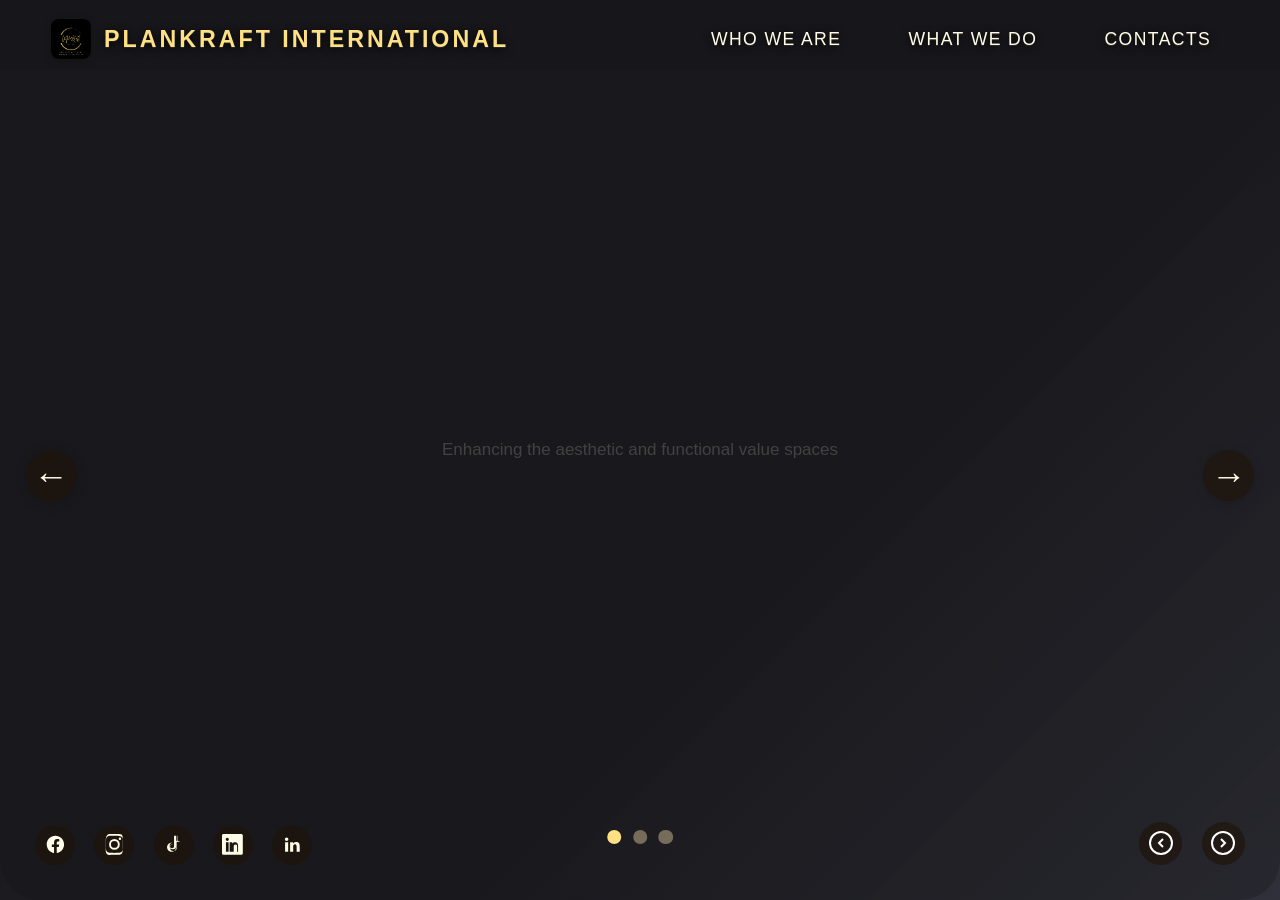
<file: index.html>
<!DOCTYPE html>
<html lang="en">
<head>
    <meta charset="UTF-8">
    <meta name="viewport" content="width=device-width, initial-scale=1.0">
    <title>PLANKRAFT INTERNATIONAL</title>
    <link rel="stylesheet" href="style.css">
    <link rel="icon" type="image/jpeg" href="logo.jpeg">
</head>
<body>
    <div class="hero-bg" id="hero-bg">
        <div class="overlay"></div>
        <!-- Top Navigation Bar: Badge, Name, Nav Links -->
        <header class="navbar">
            <div class="navbar-left">
                <img src="logo.jpeg" alt="PLANKRAFT Logo" class="navbar-badge">
                <span class="navbar-name">PLANKRAFT INTERNATIONAL</span>
            </div>
            <nav class="navbar-nav">
                <a href="who-we-are.html">WHO WE ARE</a>
                <a href="what-we-do.html">WHAT WE DO</a>
                <a href="contact.html">CONTACTS</a>
            </nav>
        </header>
        <!-- Main Headline -->
        <div class="main-headline">
            Enhancing the aesthetic and functional value spaces
        </div>
        <!-- Slider/Carousel Controls -->
        <div class="slider-controls">
            <button class="arrow left" aria-label="Previous slide">&#8592;</button>
            <button class="arrow right" aria-label="Next slide">&#8594;</button>
        </div>
        <!-- Slider Dots -->
        <div class="slider-dots">
            <span class="dot active"></span>
            <span class="dot"></span>
            <span class="dot"></span>
        </div>
        <!-- Social Media Icons (Bottom Left) -->
        <div class="social-icons">
            <a href="#" aria-label="Facebook" class="social facebook" target="_blank" rel="noopener"><svg viewBox="0 0 24 24"><path d="M22 12c0-5.522-4.477-10-10-10S2 6.478 2 12c0 4.991 3.657 9.128 8.438 9.877v-6.987h-2.54v-2.89h2.54V9.797c0-2.506 1.492-3.89 3.777-3.89 1.094 0 2.238.195 2.238.195v2.46h-1.26c-1.242 0-1.632.771-1.632 1.562v1.875h2.773l-.443 2.89h-2.33v6.987C18.343 21.128 22 16.991 22 12z"/></svg></a>
            <a href="https://www.instagram.com/your-instagram-username" aria-label="Instagram" class="social instagram" target="_blank" rel="noopener"><svg viewBox="0 0 24 24"><path d="M12 2.163c3.204 0 3.584.012 4.85.07 1.366.062 2.633.334 3.608 1.308.974.974 1.246 2.241 1.308 3.608.058 1.266.07 1.646.07 4.85s-.012 3.584-.07 4.85c-.062 1.366-.334 2.633-1.308 3.608-.974.974-2.241 1.246-3.608 1.308-1.266.058-1.646.07-4.85.07s-3.584-.012-4.85-.07c-1.366-.062-2.633-.334-3.608-1.308-.974-.974-1.246-2.241-1.308-3.608C2.175 15.647 2.163 15.267 2.163 12s.012-3.584.07-4.85c.062-1.366.334-2.633 1.308-3.608C4.515 2.497 5.782 2.225 7.148 2.163 8.414 2.105 8.794 2.163 12 2.163zm0-2.163C8.741 0 8.332.013 7.052.072 5.771.131 4.635.363 3.678 1.32c-.957.957-1.189 2.093-1.248 3.374C2.013 5.668 2 6.077 2 12c0 5.923.013 6.332.072 7.613.059 1.281.291 2.417 1.248 3.374.957.957 2.093 1.189 3.374 1.248C8.332 23.987 8.741 24 12 24s3.668-.013 4.948-.072c1.281-.059 2.417-.291 3.374-1.248.957-.957 1.189-2.093 1.248-3.374.059-1.281.072-1.69.072-7.613 0-5.923-.013-6.332-.072-7.613-.059-1.281-.291-2.417-1.248-3.374C19.365.363 18.229.131 16.948.072 15.668.013 15.259 0 12 0zm0 5.838a6.162 6.162 0 1 0 0 12.324 6.162 6.162 0 0 0 0-12.324zm0 10.162a3.999 3.999 0 1 1 0-7.998 3.999 3.999 0 0 1 0 7.998zm6.406-11.845a1.44 1.44 0 1 0 0 2.88 1.44 1.44 0 0 0 0-2.88z"/></svg></a>
            <a href="https://www.tiktok.com/@your-tiktok-username" aria-label="TikTok" class="social tiktok" target="_blank" rel="noopener"><svg viewBox="0 0 24 24"><path d="M12.75 2v12.25a2.25 2.25 0 1 1-2.25-2.25h1.5a3.75 3.75 0 1 0 3.75 3.75V7.5c.69.44 1.51.7 2.39.7V9c-1.13 0-2.17-.37-3-1v7.25a5.25 5.25 0 1 1-5.25-5.25h1.5a3.75 3.75 0 1 0 3.75 3.75V2h1.5v5.5c.69.44 1.51.7 2.39.7V9c-1.13 0-2.17-.37-3-1V2h-1.5z"/></svg></a>
            <a href="https://x.com/PlanKraft_Intl" aria-label="X" class="social x" target="_blank" rel="noopener"><svg viewBox="0 0 24 24"><path d="M22.162 0H1.838C.822 0 0 .822 0 1.838v20.324C0 23.178.822 24 1.838 24h20.324C23.178 24 24 23.178 24 22.162V1.838C24 .822 23.178 0 22.162 0zM7.66 20.454H4.545V9.545H7.66v10.909zm-1.557-12.454a1.818 1.818 0 1 1 0-3.636 1.818 1.818 0 0 1 0 3.636zm14.454 12.454h-3.114v-5.454c0-1.3-.025-2.97-1.818-2.97-1.818 0-2.096 1.422-2.096 2.892v5.532H8.818V9.545h2.993v1.489h.042c.417-.789 1.437-1.62 2.958-1.62 3.167 0 3.75 2.085 3.75 4.797v6.243z"/></svg></a>
            <a href="#" aria-label="LinkedIn" class="social linkedin" target="_blank" rel="noopener"><svg viewBox="0 0 24 24"><path d="M20.447 20.452h-3.554v-5.569c0-1.327-.027-3.037-1.849-3.037-1.851 0-2.132 1.445-2.132 2.939v5.667H9.358V9.545h3.414v1.489h.049c.476-.899 1.637-1.849 3.37-1.849 3.602 0 4.267 2.369 4.267 5.455v6.812zM5.337 8.063a2.062 2.062 0 1 1 0-4.124 2.062 2.062 0 0 1 0 4.124zm1.777 12.389H3.56V9.545h3.554v10.907z"/></svg></a>
        </div>
        <!-- Navigation Controls (Bottom Right) -->
        <div class="nav-controls">
            <button class="circle-arrow prev" aria-label="Previous"><svg viewBox="0 0 24 24"><circle cx="12" cy="12" r="11" stroke="white" stroke-width="2" fill="none"/><polyline points="14,8 10,12 14,16" fill="none" stroke="white" stroke-width="2"/></svg></button>
            <button class="circle-arrow next" aria-label="Next"><svg viewBox="0 0 24 24"><circle cx="12" cy="12" r="11" stroke="white" stroke-width="2" fill="none"/><polyline points="10,8 14,12 10,16" fill="none" stroke="white" stroke-width="2"/></svg></button>
        </div>
    </div>
    <script>
    // Array of high-contrast, real architectural images
    const bgImages = [
        'https://images.unsplash.com/photo-1506744038136-46273834b3fb?auto=format&fit=crop&w=1500&q=80', // Modern villa, dark/neutral
        'https://images.unsplash.com/photo-1464983953574-0892a716854b?auto=format&fit=crop&w=1500&q=80', // Office block, blue/grey
        'https://images.unsplash.com/photo-1519125323398-675f0ddb6308?auto=format&fit=crop&w=1500&q=80', // Glass building, blue
        'https://images.unsplash.com/photo-1523413363574-c30aa1c2a516?auto=format&fit=crop&w=1500&q=80', // White/grey, modern
        'https://images.unsplash.com/photo-1465101046530-73398c7f28ca?auto=format&fit=crop&w=1500&q=80', // Resort, dusk
        'https://images.unsplash.com/photo-1501594907352-04cda38ebc29?auto=format&fit=crop&w=1500&q=80'  // Campus, blue/grey
    ];
    let bgIndex = 0;
    const heroBg = document.getElementById('hero-bg');
    const overlay = document.querySelector('.overlay');
    function setBg(idx) {
        heroBg.style.backgroundImage = `url('${bgImages[idx]}')`;
        heroBg.style.backgroundSize = 'cover';
        heroBg.style.backgroundPosition = 'center';
        heroBg.style.transition = 'background-image 1s ease-in-out';
        // Overlay for text contrast
        overlay.style.display = 'block';
        overlay.style.background = 'linear-gradient(135deg, rgba(24,24,28,0.82) 60%, rgba(40,40,48,0.72) 100%)';
        overlay.style.position = 'absolute';
        overlay.style.top = 0;
        overlay.style.left = 0;
        overlay.style.width = '100%';
        overlay.style.height = '100%';
        overlay.style.zIndex = 1;
        overlay.style.pointerEvents = 'none';
        overlay.style.transition = 'background 0.5s';
    }
    setBg(bgIndex);
    setInterval(() => {
        bgIndex = (bgIndex + 1) % bgImages.length;
        setBg(bgIndex);
    }, 6000);
    </script>
</body>
</body>
<script src="main.js"></script>
</html>
</file>
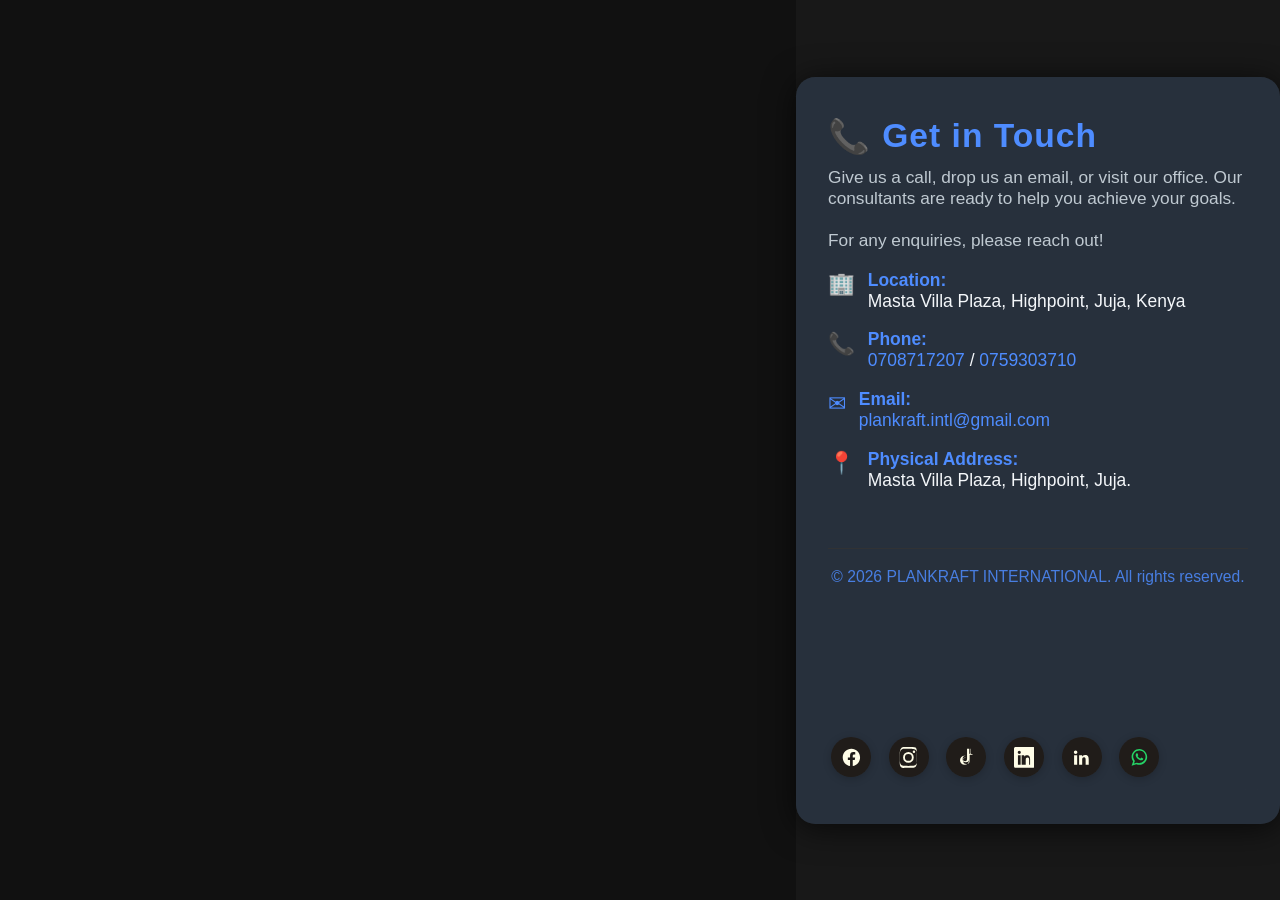
<file: contact.html>
<!DOCTYPE html>
<html lang="en">
<head>
    <meta charset="UTF-8">
    <meta name="viewport" content="width=device-width, initial-scale=1.0">
    <title>Contact | PLANKRAFT INTERNATIONAL</title>
    <link rel="stylesheet" href="style.css">
    <link rel="icon" type="image/jpeg" href="logo.jpeg">
    <style>
        body { background: #181818; margin: 0; }
        .contact-hero {
            width: 100vw;
            min-height: 38vh;
            background: linear-gradient(120deg, #2a3440 0%, #3b4654 100%);
            display: flex;
            align-items: center;
            justify-content: center;
            position: relative;
            overflow: hidden;
            box-shadow: 0 8px 32px 0 rgba(31, 38, 135, 0.18);
        }
        .contact-hero-content {
            z-index: 2;
            text-align: center;
            color: #f4f7fa;
            padding: 3.5rem 1.5rem 2.5rem 1.5rem;
        }
        .contact-hero-content h1 {
            font-size: 2.8rem;
            font-weight: 900;
            margin: 0 0 0.7rem 0;
            letter-spacing: 0.04em;
            text-shadow: 0 2px 16px #2a344088, 0 1px 0 #2a3440;
        }
        .contact-hero-content p {
            font-size: 1.25rem;
            font-weight: 500;
            margin: 0;
            color: #bfc9d1;
            opacity: 0.92;
        }
        .contact-flex {
            display: flex;
            flex-direction: row;
            justify-content: center;
            align-items: center;
            min-height: 100vh;
            width: 100vw;
            box-sizing: border-box;
            padding: 0;
            height: 100vh;
        }
        .contact-map {
            flex: 3 1 0;
            min-width: 0;
            display: flex;
            align-items: stretch;
            justify-content: flex-end;
            background: #111;
            height: 100vh;
        }
        .contact-map iframe {
            width: 100%;
            height: 100%;
            border: 0;
            border-radius: 0 0 0 1.2rem;
            display: block;
            filter: grayscale(0.15) brightness(0.98) contrast(1.08);
        }
        .contact-info {
            flex: 1 1 350px;
            max-width: 420px;
            min-width: 320px;
            background: rgba(42, 52, 64, 0.92);
            backdrop-filter: blur(18px) saturate(140%);
            -webkit-backdrop-filter: blur(18px) saturate(140%);
            padding: 2.5rem 2rem 2rem 2rem;
            border-radius: 1.2rem;
            box-shadow: 0 4px 32px #000a;
            color: #f4f7fa;
            font-size: 1.13rem;
            height: 75vh;
            margin-top: 3vh;
            margin-bottom: 3vh;
            align-self: center;
            display: flex;
            flex-direction: column;
            justify-content: flex-start;
            animation: fadeInUp 1.2s cubic-bezier(.23,1.01,.32,1) 0.2s both;
        }
        @keyframes fadeInUp {
            from { opacity: 0; transform: translateY(40px); }
            to { opacity: 1; transform: none; }
        }
        .contact-info h2 {
            color: #4e8cff;
            margin-top: 0;
            font-size: 2.1rem;
            letter-spacing: 0.03em;
            margin-bottom: 0.7rem;
            display: flex;
            align-items: center;
            gap: 0.7rem;
        }
        .contact-info h2 .icon {
            font-size: 2.1rem;
            color: #4e8cff;
        }
        .contact-info a { color: #4e8cff; text-decoration: none; transition: color 0.2s; }
        .contact-info a:hover { color: #bfc9d1; text-decoration: underline; }
        .contact-info strong { color: #4e8cff; }
        .contact-intro {
            margin-bottom: 1.2rem;
            font-size: 1.08rem;
            color: #bfc9d1;
        }
        .contact-detail {
            display: flex;
            align-items: flex-start;
            gap: 0.8rem;
            margin-bottom: 1.1rem;
            font-size: 1.09rem;
        }
        .contact-detail .icon {
            font-size: 1.35rem;
            color: #4e8cff;
            margin-top: 0.1rem;
        }
        .social-icons {
            margin: 2.2rem 0 0.7rem 0;
            display: flex;
            gap: 1.1rem;
            justify-content: flex-start;
            align-items: center;
        }
        .social-icons a {
            transition: transform 0.18s, box-shadow 0.18s;
            border-radius: 50%;
            box-shadow: 0 2px 8px #0003;
        }
        .social-icons a:hover {
            transform: scale(1.13) rotate(-6deg);
            box-shadow: 0 4px 16px #4e8cff55;
            background: #2a344022;
        }
        footer {
            margin-top: 2.5rem;
            padding-top: 1.2rem;
            border-top: 1px solid #333;
            font-size: 0.98rem;
            color: #4e8cff;
            text-align: center;
            opacity: 0.85;
        }
        @media (max-width: 900px) {
            .contact-flex { flex-direction: column; min-height: 100vh; }
            .contact-map, .contact-info { max-width: 100vw; border-radius: 0; height: 50vh; }
            .contact-info { height: auto; margin-top: 2vh; margin-bottom: 2vh; }
            .contact-map iframe { height: 100%; min-height: 50vh; border-radius: 0; }
        }
    </style>
</head>
<body>
    <!-- Contact hero section removed as requested -->
    <div class="contact-flex">
        <div class="contact-map">
            <iframe src="https://www.google.com/maps?q=Masta+Villa+Plaza,+Highpoint,+Juja,+Kenya&output=embed" allowfullscreen loading="lazy" referrerpolicy="no-referrer-when-downgrade"></iframe>
        </div>
        <div class="contact-info">
            <h2><span class="icon">&#128222;</span> Get in Touch</h2>
            <div class="contact-intro">
                Give us a call, drop us an email, or visit our office. Our consultants are ready to help you achieve your goals.<br><br>
                For any enquiries, please reach out!
            </div>
            <div class="contact-detail"><span class="icon">&#127970;</span>
                <div><strong>Location:</strong><br>Masta Villa Plaza, Highpoint, Juja, Kenya</div>
            </div>
            <div class="contact-detail"><span class="icon">&#128222;</span>
                <div><strong>Phone:</strong><br><a href="tel:0708717207">0708717207</a> / <a href="tel:0759303710">0759303710</a></div>
            </div>
            <div class="contact-detail"><span class="icon">&#9993;</span>
                <div><strong>Email:</strong><br><a href="mailto:plankraft.intl@gmail.com">plankraft.intl@gmail.com</a></div>
            </div>
            <div class="contact-detail"><span class="icon">&#128205;</span>
                <div><strong>Physical Address:</strong><br>Masta Villa Plaza, Highpoint, Juja.</div>
            </div>
            <div class="social-icons">
                <a href="#" aria-label="Facebook" class="social facebook" target="_blank" rel="noopener" title="Facebook"><svg viewBox="0 0 24 24" width="24" height="24"><path d="M22 12c0-5.522-4.477-10-10-10S2 6.478 2 12c0 4.991 3.657 9.128 8.438 9.877v-6.987h-2.54v-2.89h2.54V9.797c0-2.506 1.492-3.89 3.777-3.89 1.094 0 2.238.195 2.238.195v2.46h-1.26c-1.242 0-1.632.771-1.632 1.562v1.875h2.773l-.443 2.89h-2.33v6.987C18.343 21.128 22 16.991 22 12z"/></svg></a>
                <a href="https://www.instagram.com/your-instagram-username" aria-label="Instagram" class="social instagram" target="_blank" rel="noopener" title="Instagram"><svg viewBox="0 0 24 24" width="24" height="24"><path d="M12 2.163c3.204 0 3.584.012 4.85.07 1.366.062 2.633.334 3.608 1.308.974.974 1.246 2.241 1.308 3.608.058 1.266.07 1.646.07 4.85s-.012 3.584-.07 4.85c-.062 1.366-.334 2.633-1.308 3.608-.974.974-2.241 1.246-3.608 1.308-1.266.058-1.646.07-4.85.07s-3.584-.012-4.85-.07c-1.366-.062-2.633-.334-3.608-1.308-.974-.974-1.246-2.241-1.308-3.608C2.175 15.647 2.163 15.267 2.163 12s.012-3.584.07-4.85c.062-1.366.334-2.633 1.308-3.608C4.515 2.497 5.782 2.225 7.148 2.163 8.414 2.105 8.794 2.163 12 2.163zm0-2.163C8.741 0 8.332.013 7.052.072 5.771.131 4.635.363 3.678 1.32c-.957.957-1.189 2.093-1.248 3.374C2.013 5.668 2 6.077 2 12c0 5.923.013 6.332.072 7.613.059 1.281.291 2.417 1.248 3.374.957.957 2.093 1.189 3.374 1.248C8.332 23.987 8.741 24 12 24s3.668-.013 4.948-.072c1.281-.059 2.417-.291 3.374-1.248.957-.957 1.189-2.093 1.248-3.374.059-1.281.072-1.69.072-7.613 0-5.923-.013-6.332-.072-7.613-.059-1.281-.291-2.417-1.248-3.374C19.365.363 18.229.131 16.948.072 15.668.013 15.259 0 12 0zm0 5.838a6.162 6.162 0 1 0 0 12.324 6.162 6.162 0 0 0 0-12.324zm0 10.162a3.999 3.999 0 1 1 0-7.998 3.999 3.999 0 0 1 0 7.998zm6.406-11.845a1.44 1.44 0 1 0 0 2.88 1.44 1.44 0 0 0 0-2.88z"/></svg></a>
                <a href="https://www.tiktok.com/@your-tiktok-username" aria-label="TikTok" class="social tiktok" target="_blank" rel="noopener" title="TikTok"><svg viewBox="0 0 24 24" width="24" height="24"><path d="M12.75 2v12.25a2.25 2.25 0 1 1-2.25-2.25h1.5a3.75 3.75 0 1 0 3.75 3.75V7.5c.69.44 1.51.7 2.39.7V9c-1.13 0-2.17-.37-3-1v7.25a5.25 5.25 0 1 1-5.25-5.25h1.5a3.75 3.75 0 1 0 3.75 3.75V2h1.5v5.5c.69.44 1.51.7 2.39.7V9c-1.13 0-2.17-.37-3-1V2h-1.5z"/></svg></a>
                <a href="https://x.com/your-x-username" aria-label="X" class="social x" target="_blank" rel="noopener" title="X"><svg viewBox="0 0 24 24" width="24" height="24"><path d="M22.162 0H1.838C.822 0 0 .822 0 1.838v20.324C0 23.178.822 24 1.838 24h20.324C23.178 24 24 23.178 24 22.162V1.838C24 .822 23.178 0 22.162 0zM7.66 20.454H4.545V9.545H7.66v10.909zm-1.557-12.454a1.818 1.818 0 1 1 0-3.636 1.818 1.818 0 0 1 0 3.636zm14.454 12.454h-3.114v-5.454c0-1.3-.025-2.97-1.818-2.97-1.818 0-2.096 1.422-2.096 2.892v5.532H8.818V9.545h2.993v1.489h.042c.417-.789 1.437-1.62 2.958-1.62 3.167 0 3.75 2.085 3.75 4.797v6.243z"/></svg></a>
                <a href="#" aria-label="LinkedIn" class="social linkedin" target="_blank" rel="noopener" title="LinkedIn"><svg viewBox="0 0 24 24" width="24" height="24"><path d="M20.447 20.452h-3.554v-5.569c0-1.327-.027-3.037-1.849-3.037-1.851 0-2.132 1.445-2.132 2.939v5.667H9.358V9.545h3.414v1.489h.049c.476-.899 1.637-1.849 3.37-1.849 3.602 0 4.267 2.369 4.267 5.455v6.812zM5.337 8.063a2.062 2.062 0 1 1 0-4.124 2.062 2.062 0 0 1 0 4.124zm1.777 12.389H3.56V9.545h3.554v10.907z"/></svg></a>
                <a href="https://wa.me/254708717207" aria-label="WhatsApp" class="social whatsapp" target="_blank" rel="noopener" title="WhatsApp"><svg viewBox="0 0 32 32" width="24" height="24"><path fill="#25D366" d="M16 3C9.373 3 4 8.373 4 15c0 2.65.87 5.1 2.36 7.1L4 29l7.18-2.33C13.1 27.13 14.52 27.5 16 27.5c6.627 0 12-5.373 12-12S22.627 3 16 3zm0 22c-1.33 0-2.62-.26-3.81-.77l-.27-.11-4.26 1.38 1.4-4.13-.18-.28C7.13 18.01 6.5 16.54 6.5 15c0-5.24 4.26-9.5 9.5-9.5s9.5 4.26 9.5 9.5-4.26 9.5-9.5 9.5zm5.07-7.75c-.28-.14-1.65-.81-1.9-.9-.25-.09-.43-.14-.61.14-.18.28-.7.9-.86 1.08-.16.18-.32.2-.6.07-.28-.14-1.18-.44-2.25-1.4-.83-.74-1.39-1.65-1.55-1.93-.16-.28-.02-.43.12-.57.13-.13.28-.34.42-.51.14-.17.18-.29.28-.48.09-.19.05-.36-.02-.5-.07-.14-.61-1.47-.84-2.01-.22-.53-.45-.46-.61-.47-.16-.01-.36-.01-.56-.01-.19 0-.5.07-.76.36-.26.29-1 1.01-1 2.46s1.02 2.85 1.16 3.05c.14.2 2.01 3.08 4.88 4.2.68.23 1.21.37 1.62.47.68.17 1.3.15 1.79.09.55-.07 1.65-.67 1.89-1.32.23-.65.23-1.2.16-1.32-.07-.12-.25-.19-.53-.33z"/></svg></a>
            </div>
            <footer>
                &copy; 2026 PLANKRAFT INTERNATIONAL. All rights reserved.
            </footer>
        </div>
    </div>
</body>
</body>
<script src="main.js"></script>
</html>
</file>
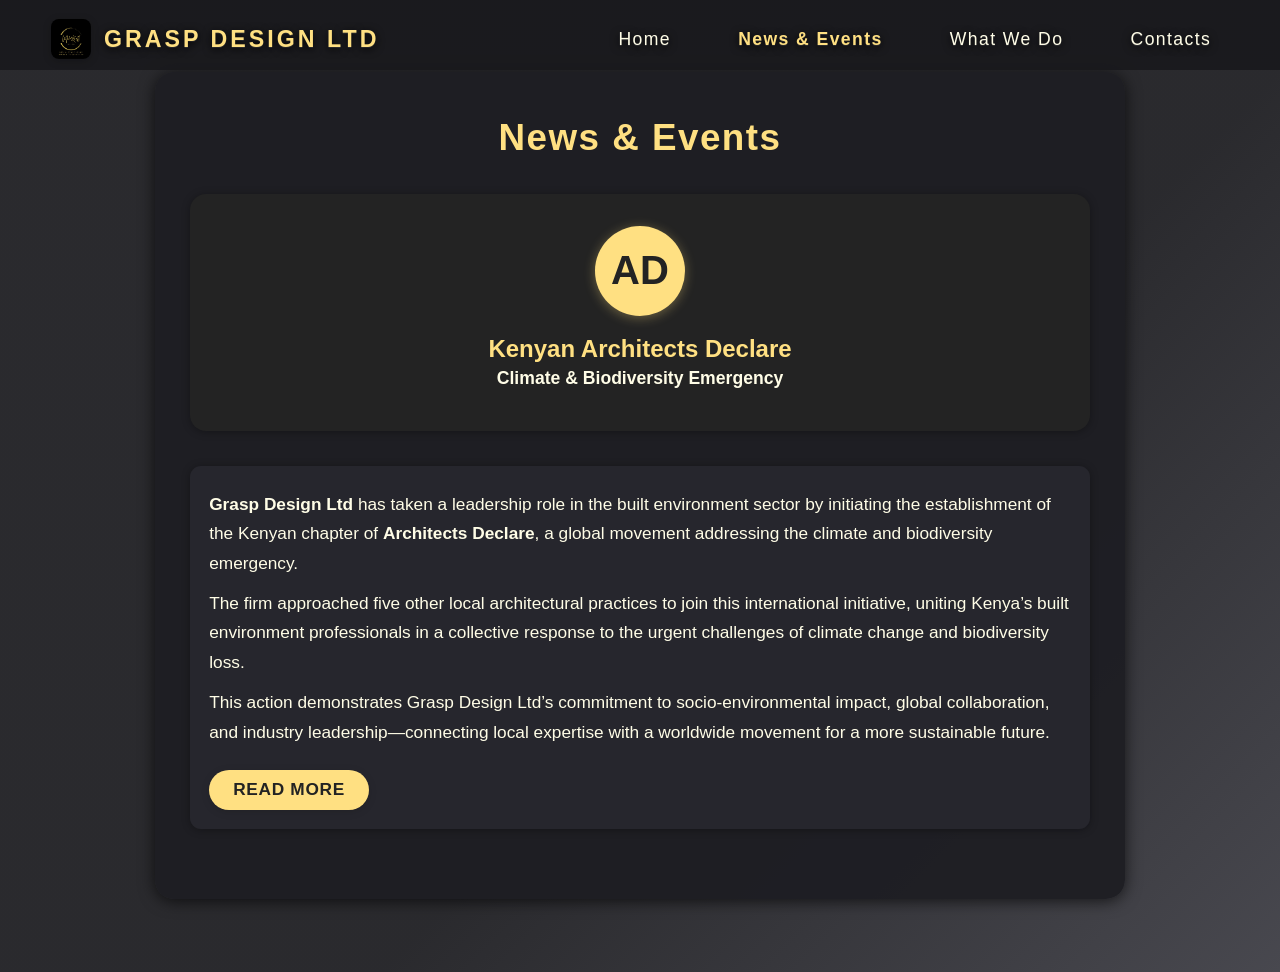
<file: news-events.html>
<!--
    News & Events Section for Grasp Design Ltd
    Featuring: Kenyan Architects Declare Climate & Biodiversity Emergency
-->
<!DOCTYPE html>
<html lang="en">
<head>
    <meta charset="UTF-8">
    <meta name="viewport" content="width=device-width, initial-scale=1.0">
    <title>News & Events | Grasp Design Ltd</title>
    <link rel="stylesheet" href="style.css">
    <style>
        .news-container {
            max-width: 900px;
            margin: 4.5rem auto 2.5rem auto;
            background: rgba(30,30,36,0.97);
            border-radius: 1.2rem;
            box-shadow: 0 2px 16px #000a;
            padding: 2.8rem 2.2rem 2.2rem 2.2rem;
            color: #fffde7;
            overflow-y: auto;
            animation: fadeInUp 1.1s cubic-bezier(.23,1.01,.32,1) both;
        }

        @keyframes fadeInUp {
            0% { opacity: 0; transform: translateY(40px); }
            100% { opacity: 1; transform: none; }
        }
        .news-header {
            font-size: 2.3rem;
            font-weight: 800;
            color: #ffe082;
            margin-bottom: 2.2rem;
            letter-spacing: 0.04em;
            text-align: center;
        }
        .ad-feature {
            display: flex;
            flex-direction: column;
            align-items: center;
            background: #232323;
            border-radius: 1rem;
            padding: 2rem 1.5rem 1.5rem 1.5rem;
            margin-bottom: 2.2rem;
            box-shadow: 0 1px 8px #0005;
            transition: box-shadow 0.25s, transform 0.25s;
            animation: fadeInUp 1.3s 0.2s cubic-bezier(.23,1.01,.32,1) both;
        }
        .ad-feature:hover {
            box-shadow: 0 4px 32px #ffe08255;
            transform: translateY(-6px) scale(1.025);
        }
        .ad-logo {
            width: 90px;
            height: 90px;
            border-radius: 50%;
            background: #ffe082;
            display: flex;
            align-items: center;
            justify-content: center;
            margin-bottom: 1.2rem;
            font-size: 2.5rem;
            font-weight: bold;
            color: #232323;
            box-shadow: 0 2px 12px #ffe08255;
            transition: box-shadow 0.25s, transform 0.25s;
            animation: fadeInUp 1.4s 0.3s cubic-bezier(.23,1.01,.32,1) both;
        }
        .ad-logo:hover {
            box-shadow: 0 4px 32px #ffe08299;
            transform: scale(1.08) rotate(-6deg);
        }
        .ad-headline {
            font-size: 1.5rem;
            font-weight: 700;
            color: #ffe082;
            margin-bottom: 0.3rem;
            text-align: center;
        }
        .ad-subheadline {
            font-size: 1.1rem;
            font-weight: 600;
            color: #fffde7;
            margin-bottom: 1.1rem;
            text-align: center;
        }
        .news-article {
            background: rgba(40,40,48,0.85);
            border-radius: 0.7rem;
            padding: 1.5rem 1.2rem 1.2rem 1.2rem;
            margin-bottom: 2.2rem;
            box-shadow: 0 1px 8px #0005;
            transition: box-shadow 0.25s, transform 0.25s;
            animation: fadeInUp 1.5s 0.4s cubic-bezier(.23,1.01,.32,1) both;
        }
        .news-article:hover {
            box-shadow: 0 4px 32px #ffe08255;
            transform: translateY(-4px) scale(1.015);
        }
        .news-article p {
            margin: 0 0 0.7rem 0;
            font-size: 1.08rem;
            line-height: 1.7;
        }
        .read-more-btn {
            display: inline-block;
            margin-top: 0.7rem;
            padding: 0.6rem 1.5rem;
            background: #ffe082;
            color: #232323;
            font-weight: 700;
            border-radius: 2rem;
            text-decoration: none;
            font-size: 1.08rem;
            letter-spacing: 0.04em;
            box-shadow: 0 2px 8px #0002;
            transition: background 0.2s, color 0.2s, box-shadow 0.2s, transform 0.2s;
            animation: fadeInUp 1.6s 0.5s cubic-bezier(.23,1.01,.32,1) both;
        }
        .read-more-btn:hover {
            background: #232323;
            color: #ffe082;
            box-shadow: 0 2px 16px #ffe08255;
            transform: scale(1.08) translateY(-2px);
        }
        @media (max-width: 700px) {
            .news-container { padding: 1.2rem 0.5rem; }
            .ad-feature { padding: 1.2rem 0.5rem; }
        }
    </style>
</head>
<body>
    <div class="navbar">
        <div class="navbar-left">
            <img src="logo.jpeg" alt="Grasp Design Ltd Logo" class="navbar-badge">
            <span class="navbar-name">GRASP DESIGN LTD</span>
        </div>
        <nav class="navbar-nav">
            <a href="index.html">Home</a>
            <a href="#" style="color:#ffe082;font-weight:700;">News & Events</a>
            <a href="what-we-do.html">What We Do</a>
            <a href="contact.html">Contacts</a>
        </nav>
    </div>
    <main class="news-container">
        <div class="news-header">News & Events</div>
        <section class="ad-feature">
            <div class="ad-logo">AD</div>
            <div class="ad-headline">Kenyan Architects Declare</div>
            <div class="ad-subheadline">Climate &amp; Biodiversity Emergency</div>
        </section>
        <article class="news-article">
            <p><b>Grasp Design Ltd</b> has taken a leadership role in the built environment sector by initiating the establishment of the Kenyan chapter of <b>Architects Declare</b>, a global movement addressing the climate and biodiversity emergency.</p>
            <p>The firm approached five other local architectural practices to join this international initiative, uniting Kenya’s built environment professionals in a collective response to the urgent challenges of climate change and biodiversity loss.</p>
            <p>This action demonstrates Grasp Design Ltd’s commitment to socio-environmental impact, global collaboration, and industry leadership—connecting local expertise with a worldwide movement for a more sustainable future.</p>
            <a class="read-more-btn" href="#">READ MORE</a>
        </article>
    </main>
</body>
</html>
</file>
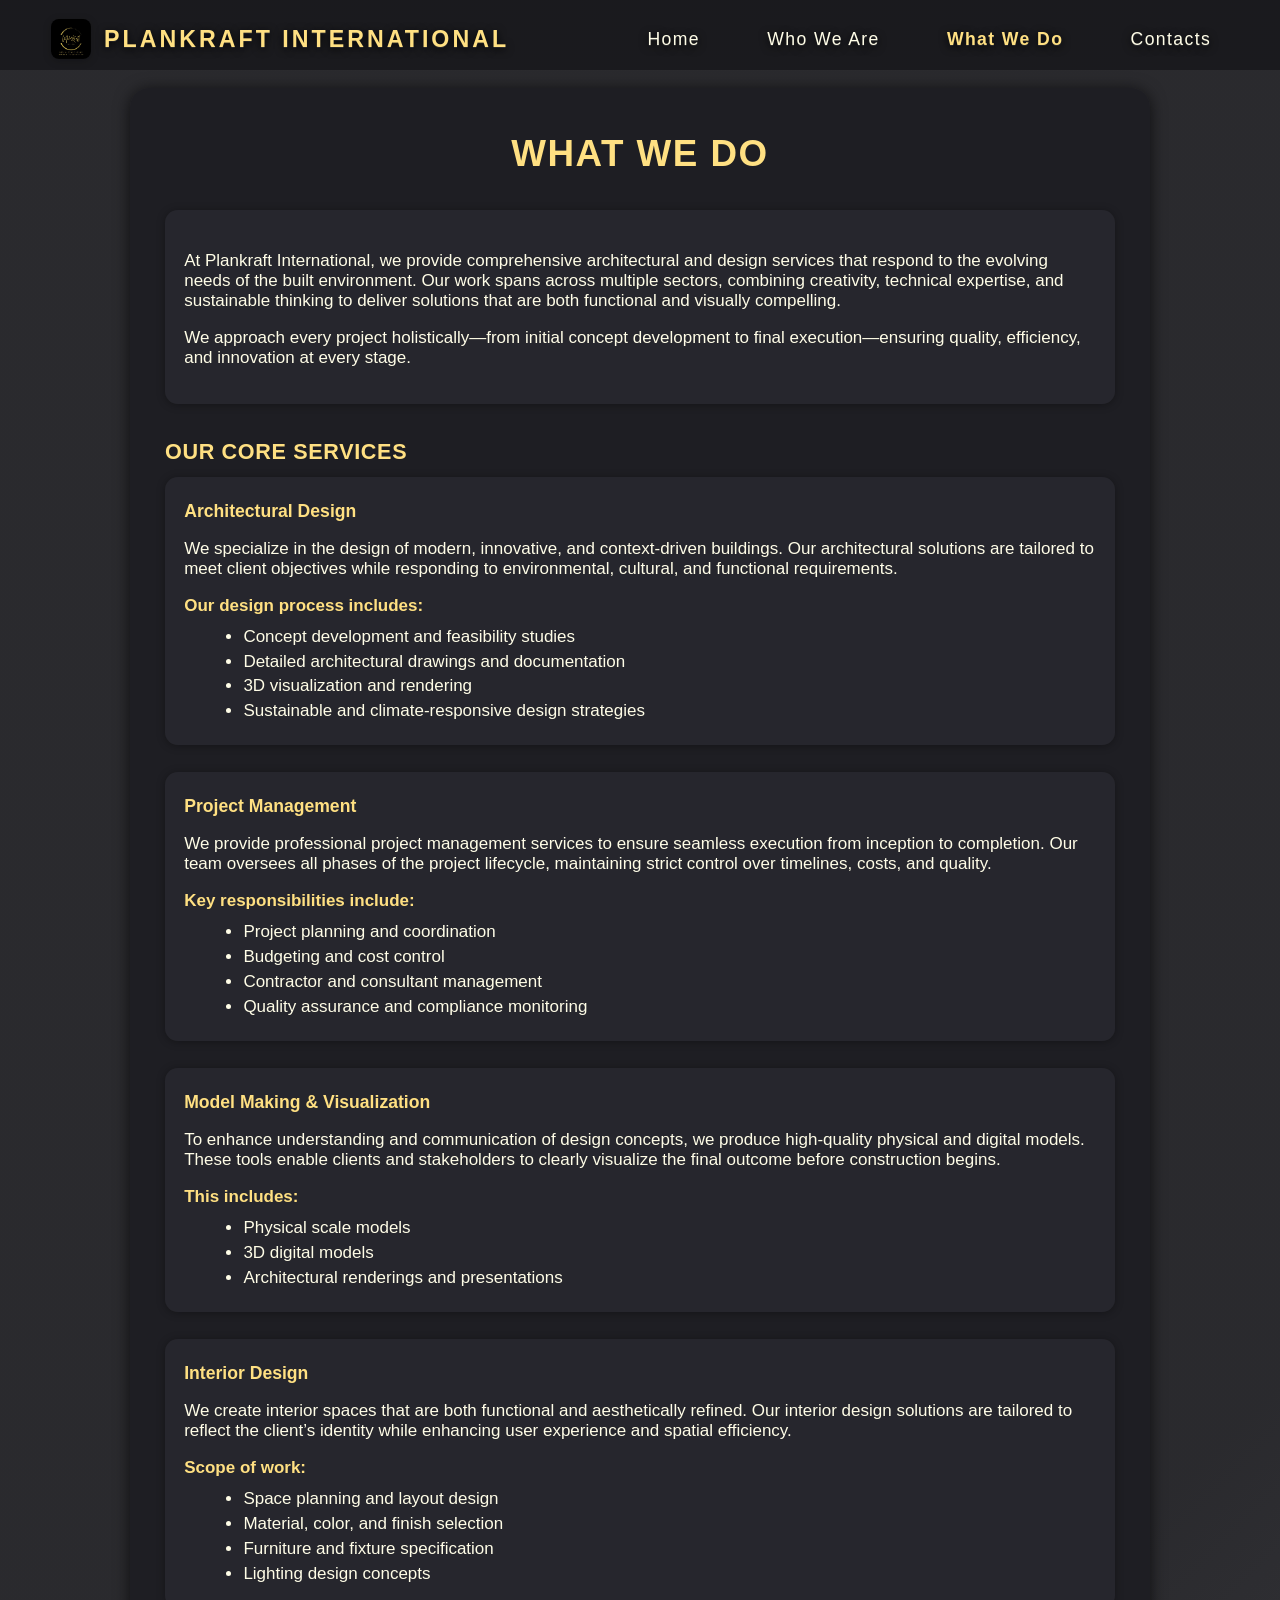
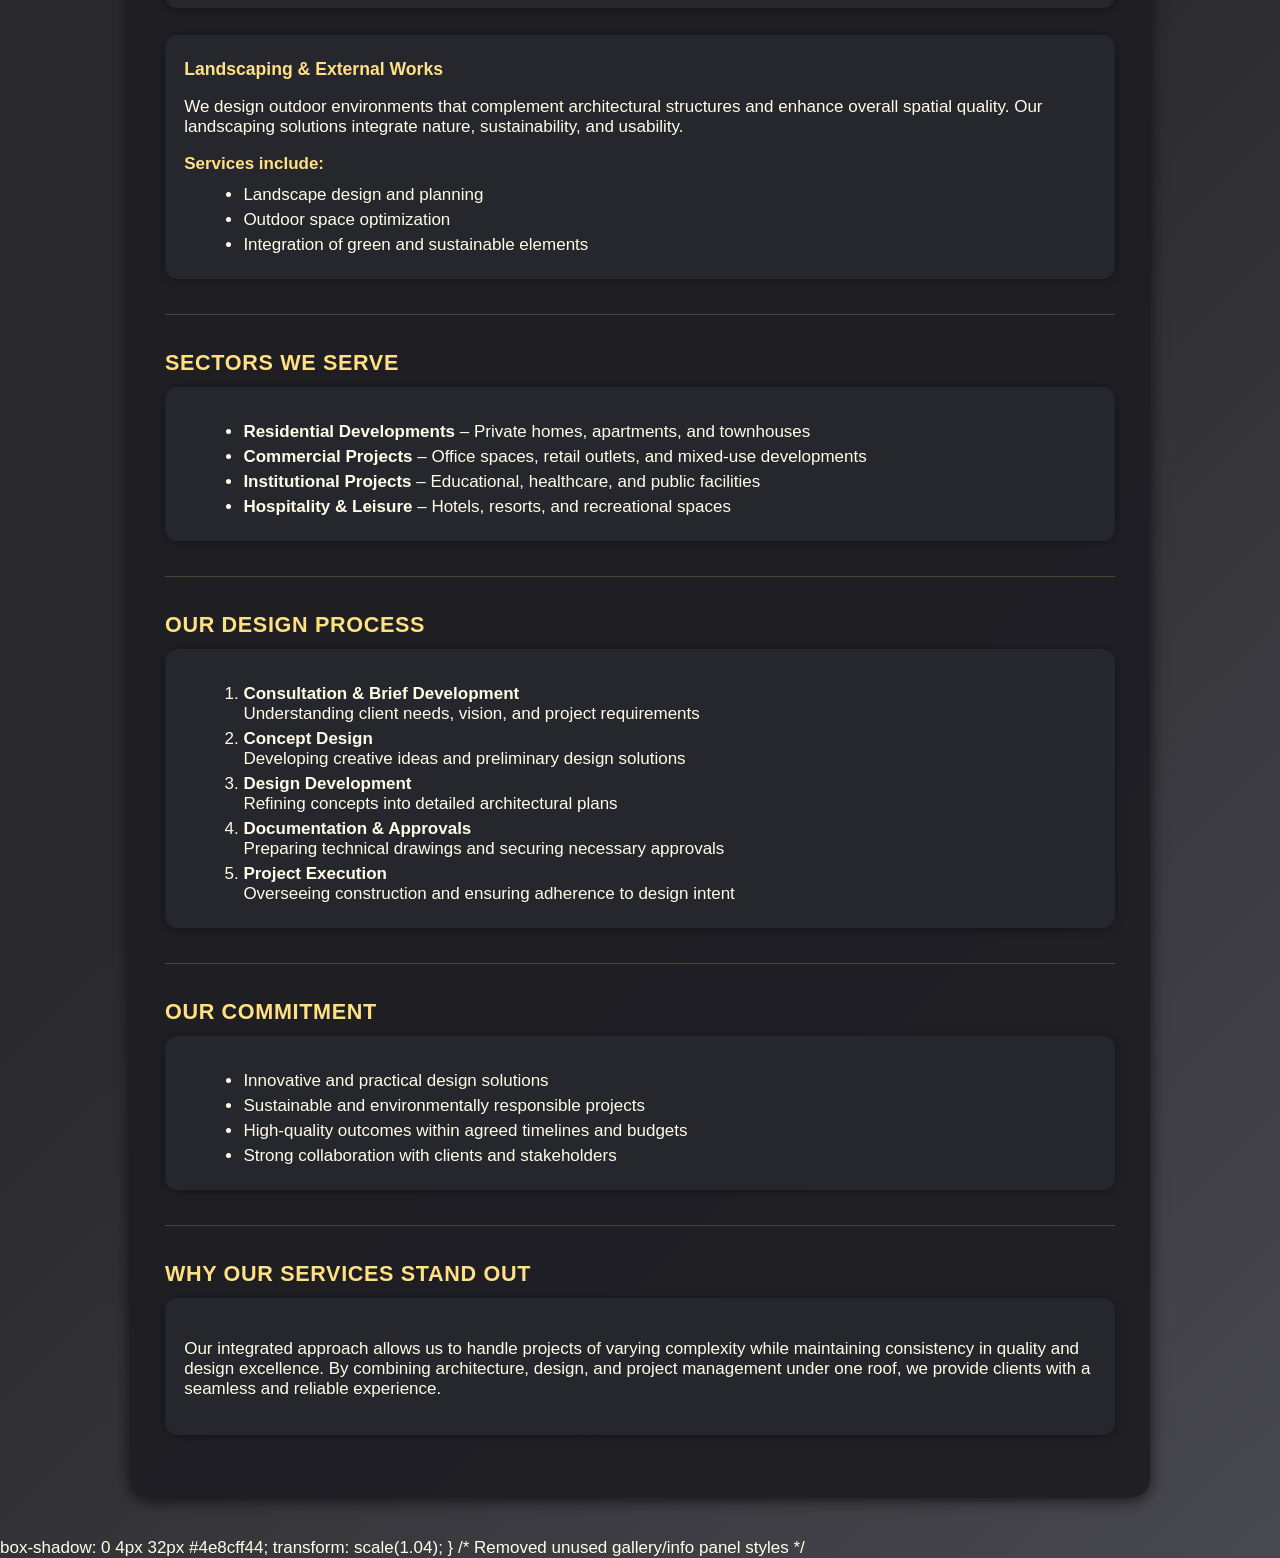
<file: what-we-do.html>
<!DOCTYPE html>
<html lang="en">
<head>
    <meta charset="UTF-8">
    <meta name="viewport" content="width=device-width, initial-scale=1.0">
    <title>What We Do | PLANKRAFT INTERNATIONAL</title>
    <link rel="stylesheet" href="style.css">
    <style>
        body {
            background: linear-gradient(135deg, rgba(24,24,28,0.92) 60%, rgba(40,40,48,0.85) 100%);
            color: #fffde7;
            min-height: 100vh;
            margin: 0;
            padding: 0;
        }
        .wwd-container {
            max-width: 950px;
            margin: 5.5rem auto 2.5rem auto;
            background: rgba(30,30,36,0.97);
            border-radius: 1.2rem;
            box-shadow: 0 2px 16px #000a;
            padding: 2.8rem 2.2rem 2.2rem 2.2rem;
            animation: fadeInUp 1.1s cubic-bezier(.23,1.01,.32,1) both;
        }
        @keyframes fadeInUp {
            0% { opacity: 0; transform: translateY(40px); }
            100% { opacity: 1; transform: none; }
        }
        .wwd-header {
            font-size: 2.3rem;
            font-weight: 800;
            color: #ffe082;
            margin-bottom: 2.2rem;
            letter-spacing: 0.04em;
            text-align: center;
        }
        .wwd-section-title {
            font-size: 1.35rem;
            font-weight: 700;
            color: #ffe082;
            margin-top: 2.2rem;
            margin-bottom: 0.7rem;
            letter-spacing: 0.03em;
        }
        .wwd-subtitle {
            font-size: 1.1rem;
            color: #ffe082;
            font-weight: 600;
            margin-bottom: 0.5rem;
        }
        .wwd-card {
            background: rgba(40,40,48,0.85);
            border-radius: 0.8rem;
            box-shadow: 0 1px 8px #0005;
            padding: 1.5rem 1.2rem 1.2rem 1.2rem;
            margin-bottom: 1.7rem;
            transition: box-shadow 0.25s, transform 0.25s;
            animation: fadeInUp 1.2s cubic-bezier(.23,1.01,.32,1) both;
        }
        .wwd-card:hover {
            box-shadow: 0 4px 32px #ffe08255;
            transform: translateY(-4px) scale(1.015);
        }
        .wwd-card ul, .wwd-card ol {
            margin: 0.7rem 0 0 1.2rem;
        }
        .wwd-card li {
            margin-bottom: 0.3rem;
            transition: color 0.2s, background 0.2s, transform 0.2s;
        }
        .wwd-card li:hover {
            color: #232323;
            background: #ffe082;
            border-radius: 0.5rem;
            transform: scale(1.03);
        }
        .wwd-list-title {
            font-weight: 600;
            color: #ffe082;
        }
        .wwd-process-step {
            margin-bottom: 0.7rem;
        }
        .wwd-divider {
            border: none;
            border-top: 1.5px solid #ffe08233;
            margin: 2.2rem 0 2.2rem 0;
        }
        @media (max-width: 700px) {
            .wwd-container { padding: 1.2rem 0.5rem; }
            .wwd-footer-content { padding: 1.2rem 0.5rem; }
            .wwd-footer-links { gap: 1.1rem; }
            .wwd-footer-title { font-size: 1.05rem; }
        }
    </style>
</head>
<body>
    <div class="navbar">
        <div class="navbar-left">
            <img src="logo.jpeg" alt="PLANKRAFT Logo" class="navbar-badge">
            <span class="navbar-name">PLANKRAFT INTERNATIONAL</span>
        </div>
        <nav class="navbar-nav">
            <a href="index.html">Home</a>
            <a href="who-we-are.html">Who We Are</a>
            <a href="#" style="color:#ffe082;font-weight:700;">What We Do</a>
            <a href="contact.html">Contacts</a>
        </nav>
    </div>
    <main class="wwd-container">
        <div class="wwd-header">WHAT WE DO</div>
        <div class="wwd-card">
            <p>At Plankraft International, we provide comprehensive architectural and design services that respond to the evolving needs of the built environment. Our work spans across multiple sectors, combining creativity, technical expertise, and sustainable thinking to deliver solutions that are both functional and visually compelling.</p>
            <p>We approach every project holistically—from initial concept development to final execution—ensuring quality, efficiency, and innovation at every stage.</p>
        </div>
        <div class="wwd-section-title">OUR CORE SERVICES</div>
        <div class="wwd-card">
            <div class="wwd-subtitle">Architectural Design</div>
            <p>We specialize in the design of modern, innovative, and context-driven buildings. Our architectural solutions are tailored to meet client objectives while responding to environmental, cultural, and functional requirements.</p>
            <span class="wwd-list-title">Our design process includes:</span>
            <ul>
                <li>Concept development and feasibility studies</li>
                <li>Detailed architectural drawings and documentation</li>
                <li>3D visualization and rendering</li>
                <li>Sustainable and climate-responsive design strategies</li>
            </ul>
        </div>
        <div class="wwd-card">
            <div class="wwd-subtitle">Project Management</div>
            <p>We provide professional project management services to ensure seamless execution from inception to completion. Our team oversees all phases of the project lifecycle, maintaining strict control over timelines, costs, and quality.</p>
            <span class="wwd-list-title">Key responsibilities include:</span>
            <ul>
                <li>Project planning and coordination</li>
                <li>Budgeting and cost control</li>
                <li>Contractor and consultant management</li>
                <li>Quality assurance and compliance monitoring</li>
            </ul>
        </div>
        <div class="wwd-card">
            <div class="wwd-subtitle">Model Making & Visualization</div>
            <p>To enhance understanding and communication of design concepts, we produce high-quality physical and digital models. These tools enable clients and stakeholders to clearly visualize the final outcome before construction begins.</p>
            <span class="wwd-list-title">This includes:</span>
            <ul>
                <li>Physical scale models</li>
                <li>3D digital models</li>
                <li>Architectural renderings and presentations</li>
            </ul>
        </div>
        <div class="wwd-card">
            <div class="wwd-subtitle">Interior Design</div>
            <p>We create interior spaces that are both functional and aesthetically refined. Our interior design solutions are tailored to reflect the client’s identity while enhancing user experience and spatial efficiency.</p>
            <span class="wwd-list-title">Scope of work:</span>
            <ul>
                <li>Space planning and layout design</li>
                <li>Material, color, and finish selection</li>
                <li>Furniture and fixture specification</li>
                <li>Lighting design concepts</li>
            </ul>
        </div>
        <div class="wwd-card">
            <div class="wwd-subtitle">Landscaping & External Works</div>
            <p>We design outdoor environments that complement architectural structures and enhance overall spatial quality. Our landscaping solutions integrate nature, sustainability, and usability.</p>
            <span class="wwd-list-title">Services include:</span>
            <ul>
                <li>Landscape design and planning</li>
                <li>Outdoor space optimization</li>
                <li>Integration of green and sustainable elements</li>
            </ul>
        </div>
        <hr class="wwd-divider">
        <div class="wwd-section-title">SECTORS WE SERVE</div>
        <div class="wwd-card">
            <ul>
                <li><b>Residential Developments</b> – Private homes, apartments, and townhouses</li>
                <li><b>Commercial Projects</b> – Office spaces, retail outlets, and mixed-use developments</li>
                <li><b>Institutional Projects</b> – Educational, healthcare, and public facilities</li>
                <li><b>Hospitality & Leisure</b> – Hotels, resorts, and recreational spaces</li>
            </ul>
        </div>
        <hr class="wwd-divider">
        <div class="wwd-section-title">OUR DESIGN PROCESS</div>
        <div class="wwd-card">
            <ol>
                <li class="wwd-process-step"><b>Consultation & Brief Development</b><br><span>Understanding client needs, vision, and project requirements</span></li>
                <li class="wwd-process-step"><b>Concept Design</b><br><span>Developing creative ideas and preliminary design solutions</span></li>
                <li class="wwd-process-step"><b>Design Development</b><br><span>Refining concepts into detailed architectural plans</span></li>
                <li class="wwd-process-step"><b>Documentation & Approvals</b><br><span>Preparing technical drawings and securing necessary approvals</span></li>
                <li class="wwd-process-step"><b>Project Execution</b><br><span>Overseeing construction and ensuring adherence to design intent</span></li>
            </ol>
        </div>
        <hr class="wwd-divider">
        <div class="wwd-section-title">OUR COMMITMENT</div>
        <div class="wwd-card">
            <ul>
                <li>Innovative and practical design solutions</li>
                <li>Sustainable and environmentally responsible projects</li>
                <li>High-quality outcomes within agreed timelines and budgets</li>
                <li>Strong collaboration with clients and stakeholders</li>
            </ul>
        </div>
        <hr class="wwd-divider">
        <div class="wwd-section-title">WHY OUR SERVICES STAND OUT</div>
        <div class="wwd-card">
            <p>Our integrated approach allows us to handle projects of varying complexity while maintaining consistency in quality and design excellence. By combining architecture, design, and project management under one roof, we provide clients with a seamless and reliable experience.</p>
        </div>
    </main>
    <!-- All main content removed as requested -->
</body>
</html>
            box-shadow: 0 4px 32px #4e8cff44;
            transform: scale(1.04);
        }
        /* Removed unused gallery/info panel styles */
    </style>
</head>
    <!-- Gallery/filter/info panel section removed permanently -->
</body>
</html>
</file>
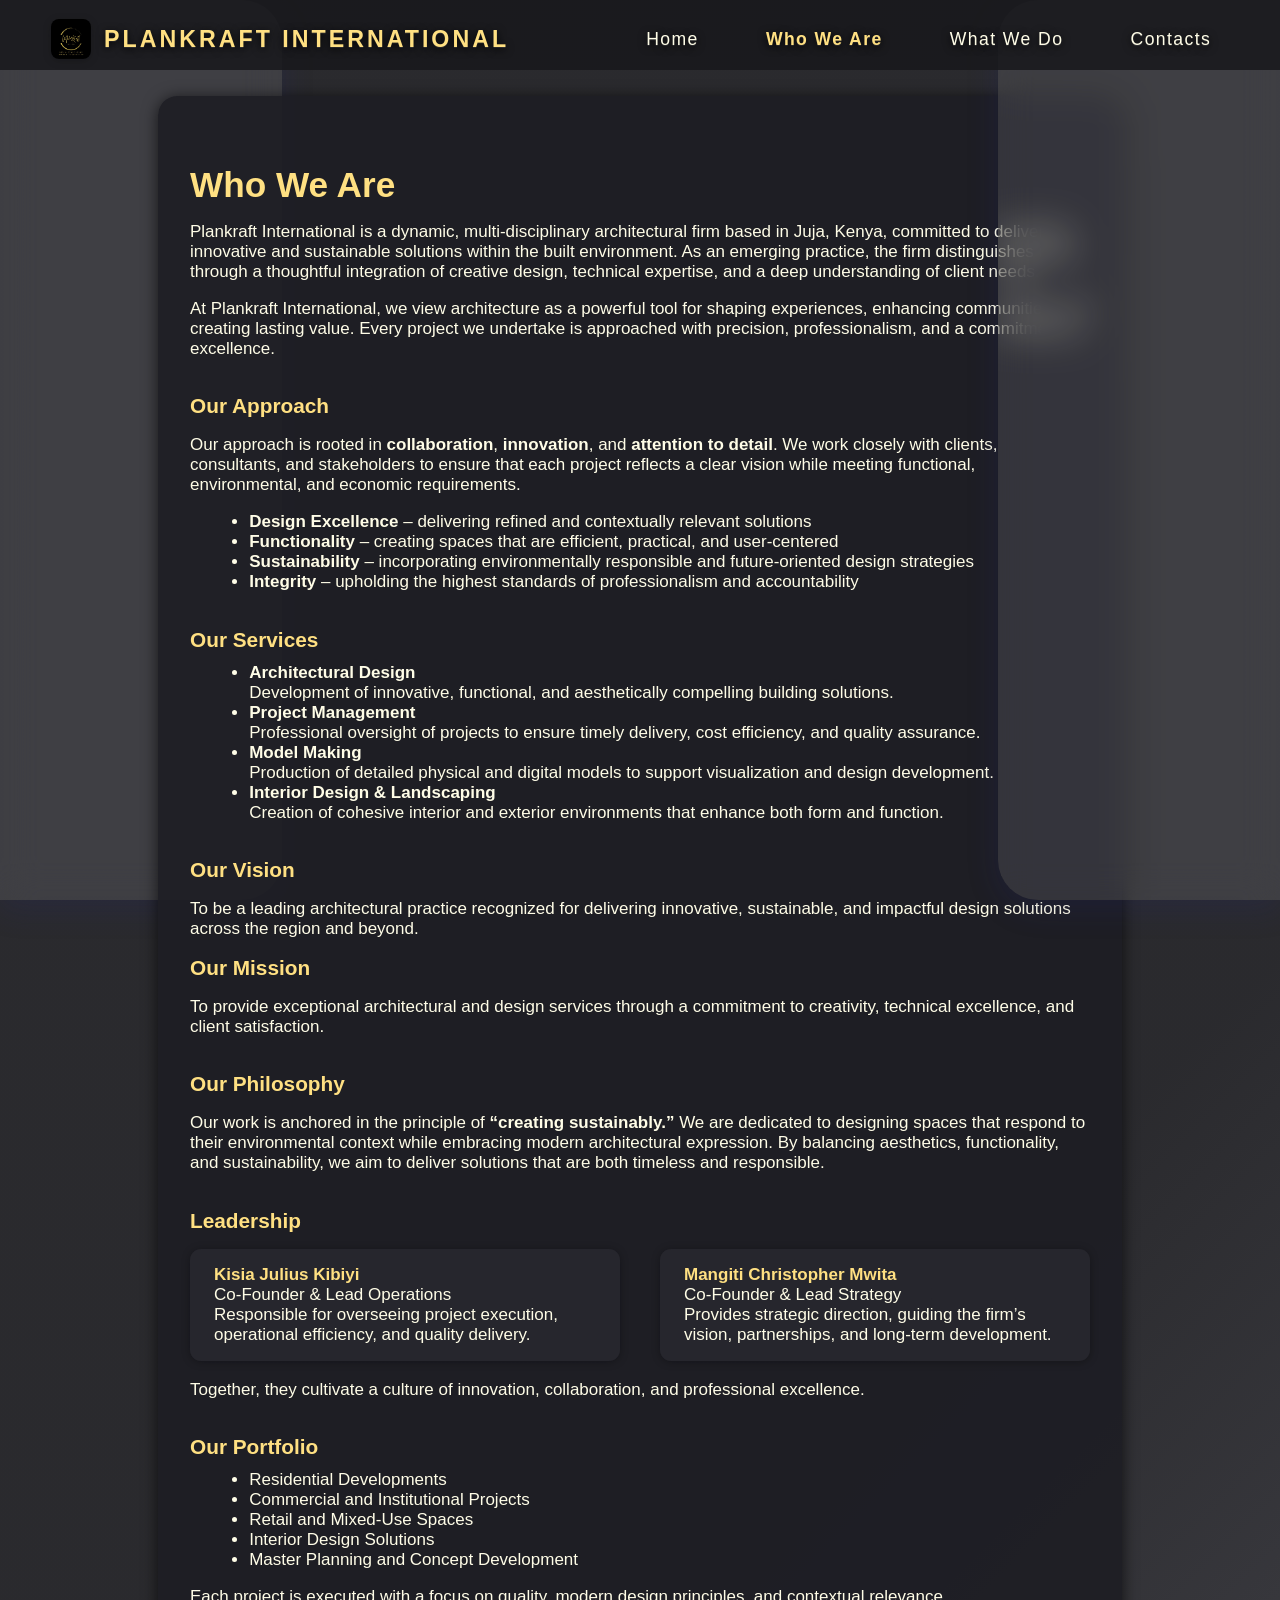
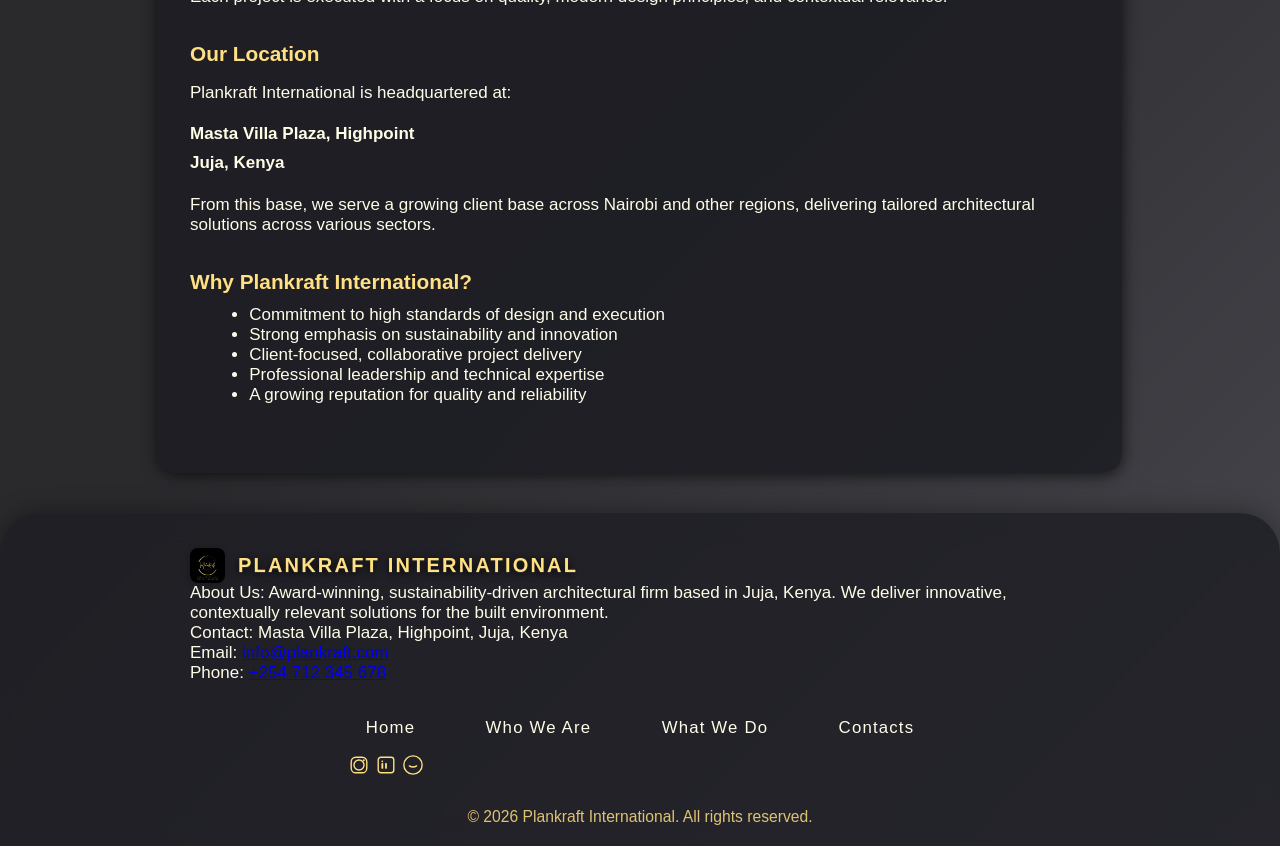
<file: who-we-are.html>
<!DOCTYPE html>
<html lang="en">
<head>
    <meta charset="UTF-8">
    <meta name="viewport" content="width=device-width, initial-scale=1.0">
    <title>Who We Are | PLANKRAFT INTERNATIONAL</title>
    <link rel="stylesheet" href="style.css">
    <style>
        body::before, body::after {
            content: '';
            position: fixed;
            top: 0;
            bottom: 0;
            width: 22vw;
            z-index: 0;
            pointer-events: none;
            background: rgba(255,255,255,0.10);
            box-shadow: 0 8px 32px 0 rgba(31,38,135,0.18);
            backdrop-filter: blur(18px) saturate(140%);
            -webkit-backdrop-filter: blur(18px) saturate(140%);
            border-radius: 0 2.5rem 2.5rem 0;
        }
        body::before {
            left: 0;
            border-radius: 0 2.5rem 2.5rem 0;
        }
        body::after {
            right: 0;
            border-radius: 2.5rem 0 0 2.5rem;
        }
        @media (max-width: 900px) {
            body::before, body::after { width: 8vw; }
        }
        @media (max-width: 700px) {
            body::before, body::after { display: none; }
        }
    </style>
    <style>
        @keyframes fadeInUp {
            0% { opacity: 0; transform: translateY(40px); }
            100% { opacity: 1; transform: none; }
        }
        .who-container {
            max-width: 900px;
            margin: 3rem auto 2rem auto;
            background: rgba(30,30,36,0.92);
            border-radius: 1.2rem;
            box-shadow: 0 2px 16px #000a;
            padding: 2.5rem 2rem 2rem 2rem;
            color: #fffde7;
            animation: fadeInUp 1.1s cubic-bezier(.23,1.01,.32,1) both;
        }
        .who-container h1, .who-container h2 {
            color: #ffe082;
            margin-bottom: 0.7rem;
        }
        .who-container h1 {
            font-size: 2.2rem;
        }
        .who-container h2 {
            font-size: 1.3rem;
        }
        .who-section {
            margin-bottom: 2.2rem;
            animation: fadeInUp 1.2s cubic-bezier(.23,1.01,.32,1) both;
            transition: box-shadow 0.25s, transform 0.25s;
        }
        .who-section:hover {
            box-shadow: 0 4px 32px #ffe08233;
            transform: translateY(-4px) scale(1.01);
        }
        .who-list {
            margin: 0.7rem 0 0 1.2rem;
        }
        .who-leadership {
            display: flex;
            flex-direction: row;
            gap: 2.5rem;
            margin-top: 1rem;
            animation: fadeInUp 1.3s 0.2s cubic-bezier(.23,1.01,.32,1) both;
        }
        .who-leader {
            background: rgba(40,40,48,0.85);
            border-radius: 0.7rem;
            padding: 1rem 1.5rem;
            box-shadow: 0 1px 8px #0005;
            flex: 1 1 0;
            transition: box-shadow 0.25s, transform 0.25s;
            animation: fadeInUp 1.4s 0.3s cubic-bezier(.23,1.01,.32,1) both;
        }
        .who-leader:hover {
            box-shadow: 0 4px 32px #ffe08255;
            transform: scale(1.04) translateY(-4px);
        }
        .who-leader strong {
            color: #ffe082;
        }
        @media (max-width: 700px) {
            .who-container { padding: 1.2rem 0.5rem; }
            .who-leadership { flex-direction: column; gap: 1.2rem; }
        }
        .who-section .who-list li {
            transition: color 0.2s, background 0.2s, transform 0.2s;
        }
        .who-section .who-list li:hover {
            color: #232323;
            background: #ffe082;
            border-radius: 0.5rem;
            transform: scale(1.03);
        }
    </style>
</head>
<body>
    <div class="navbar">
        <div class="navbar-left">
            <img src="logo.jpeg" alt="PLANKRAFT Logo" class="navbar-badge">
            <span class="navbar-name">PLANKRAFT INTERNATIONAL</span>  



        </div>
        <nav class="navbar-nav">
            <a href="index.html">Home</a>
            <a href="#" style="color:#ffe082;font-weight:700;">Who We Are</a>
            <a href="what-we-do.html">What We Do</a>
            <a href="contact.html">Contacts</a>
        </nav>
    </div>
    <main class="who-container">
        <section class="who-section">
            <h1 class="who-main-headline">Who We Are</h1>
            <p class="who-intro">Plankraft International is a dynamic, multi-disciplinary architectural firm based in Juja, Kenya, committed to delivering innovative and sustainable solutions within the built environment. As an emerging practice, the firm distinguishes itself through a thoughtful integration of creative design, technical expertise, and a deep understanding of client needs.</p>
            <p class="who-intro">At Plankraft International, we view architecture as a powerful tool for shaping experiences, enhancing communities, and creating lasting value. Every project we undertake is approached with precision, professionalism, and a commitment to excellence.</p>
        </section>
        <section class="who-section who-approach-section">
            <h2>Our Approach</h2>
            <p>Our approach is rooted in <b>collaboration</b>, <b>innovation</b>, and <b>attention to detail</b>. We work closely with clients, consultants, and stakeholders to ensure that each project reflects a clear vision while meeting functional, environmental, and economic requirements.</p>
            <ul class="who-list">
                <li><b>Design Excellence</b> – delivering refined and contextually relevant solutions</li>
                <li><b>Functionality</b> – creating spaces that are efficient, practical, and user-centered</li>
                <li><b>Sustainability</b> – incorporating environmentally responsible and future-oriented design strategies</li>
                <li><b>Integrity</b> – upholding the highest standards of professionalism and accountability</li>
            </ul>
        </section>
        <section class="who-section who-services-section">
            <h2>Our Services</h2>
            <ul class="who-list">
                <li><b>Architectural Design</b><br><span class="who-list-desc">Development of innovative, functional, and aesthetically compelling building solutions.</span></li>
                <li><b>Project Management</b><br><span class="who-list-desc">Professional oversight of projects to ensure timely delivery, cost efficiency, and quality assurance.</span></li>
                <li><b>Model Making</b><br><span class="who-list-desc">Production of detailed physical and digital models to support visualization and design development.</span></li>
                <li><b>Interior Design & Landscaping</b><br><span class="who-list-desc">Creation of cohesive interior and exterior environments that enhance both form and function.</span></li>
            </ul>
        </section>
        <section class="who-section who-vision-mission">
            <div class="who-vm-flex">
                <div>
                    <h2>Our Vision</h2>
                    <p>To be a leading architectural practice recognized for delivering innovative, sustainable, and impactful design solutions across the region and beyond.</p>
                </div>
                <div>
                    <h2>Our Mission</h2>
                    <p>To provide exceptional architectural and design services through a commitment to creativity, technical excellence, and client satisfaction.</p>
                </div>
            </div>
        </section>
        <section class="who-section who-philosophy-section">
            <h2>Our Philosophy</h2>
            <p>Our work is anchored in the principle of <b>“creating sustainably.”</b> We are dedicated to designing spaces that respond to their environmental context while embracing modern architectural expression. By balancing aesthetics, functionality, and sustainability, we aim to deliver solutions that are both timeless and responsible.</p>
        </section>
        <section class="who-section who-leadership-section">
            <h2>Leadership</h2>
            <div class="who-leadership">
                <div class="who-leader">
                    <strong>Kisia Julius Kibiyi</strong><br>
                    <span class="who-leader-role">Co-Founder & Lead Operations</span><br>
                    <span class="who-leader-desc">Responsible for overseeing project execution, operational efficiency, and quality delivery.</span>
                </div>
                <div class="who-leader">
                    <strong>Mangiti Christopher Mwita</strong><br>
                    <span class="who-leader-role">Co-Founder & Lead Strategy</span><br>
                    <span class="who-leader-desc">Provides strategic direction, guiding the firm’s vision, partnerships, and long-term development.</span>
                </div>
            </div>
            <p style="margin-top:1.2rem;">Together, they cultivate a culture of innovation, collaboration, and professional excellence.</p>
        </section>
        <section class="who-section who-portfolio-section">
            <h2>Our Portfolio</h2>
            <ul class="who-list">
                <li>Residential Developments</li>
                <li>Commercial and Institutional Projects</li>
                <li>Retail and Mixed-Use Spaces</li>
                <li>Interior Design Solutions</li>
                <li>Master Planning and Concept Development</li>
            </ul>
            <p>Each project is executed with a focus on quality, modern design principles, and contextual relevance.</p>
        </section>
        <section class="who-section who-location-section">
            <h2>Our Location</h2>
            <p>Plankraft International is headquartered at:</p>
            <address style="font-style:normal;line-height:1.7;">
                <b>Masta Villa Plaza, Highpoint<br>Juja, Kenya</b>
            </address>
            <p>From this base, we serve a growing client base across Nairobi and other regions, delivering tailored architectural solutions across various sectors.</p>
        </section>
        <section class="who-section who-why-section">
            <h2>Why Plankraft International?</h2>
            <ul class="who-list">
                <li>Commitment to high standards of design and execution</li>
                <li>Strong emphasis on sustainability and innovation</li>
                <li>Client-focused, collaborative project delivery</li>
                <li>Professional leadership and technical expertise</li>
                <li>A growing reputation for quality and reliability</li>
            </ul>
        </section>
    </main>
</main>
    <footer class="footer-glass">
        <div class="footer-content">
            <div class="footer-top">
                <div class="footer-brand">
                    <img src="logo.jpeg" alt="PLANKRAFT Logo" class="footer-logo">
                    <span class="footer-title">PLANKRAFT INTERNATIONAL</span>
                </div>
                <div class="footer-about">
                    <span class="footer-about-title">About Us:</span>
                    <span class="footer-about-text">Award-winning, sustainability-driven architectural firm based in Juja, Kenya. We deliver innovative, contextually relevant solutions for the built environment.</span>
                </div>
                <div class="footer-contact">
                    <span class="footer-contact-title">Contact:</span>
                    <span class="footer-contact-info">Masta Villa Plaza, Highpoint, Juja, Kenya<br>Email: <a href="mailto:info@plankraft.com">info@plankraft.com</a><br>Phone: <a href="tel:+254712345678">+254 712 345 678</a></span>
                </div>
            </div>
            <div class="footer-mid">
                <div class="footer-links">
                    <a href="index.html">Home</a>
                    <a href="who-we-are.html">Who We Are</a>
                    <a href="what-we-do.html">What We Do</a>
                    <a href="contact.html">Contacts</a>
                </div>
                <div class="footer-social">
                    <a href="#" class="footer-social-icon" title="Instagram" aria-label="Instagram"><svg viewBox="0 0 24 24" width="22" height="22" fill="none"><circle cx="12" cy="12" r="5.5" stroke="#ffe082" stroke-width="1.5"/><rect x="3.5" y="3.5" width="17" height="17" rx="5" stroke="#ffe082" stroke-width="1.5"/><circle cx="17.2" cy="6.8" r="1.1" fill="#ffe082"/></svg></a>
                    <a href="#" class="footer-social-icon" title="LinkedIn" aria-label="LinkedIn"><svg viewBox="0 0 24 24" width="22" height="22" fill="none"><rect x="3.5" y="3.5" width="17" height="17" rx="3" stroke="#ffe082" stroke-width="1.5"/><rect x="7" y="10" width="2" height="6" fill="#ffe082"/><rect x="11" y="10" width="2" height="6" fill="#ffe082"/><circle cx="8" cy="8" r="1" fill="#ffe082"/></svg></a>
                    <a href="#" class="footer-social-icon" title="Twitter" aria-label="Twitter"><svg viewBox="0 0 24 24" width="22" height="22" fill="none"><circle cx="12" cy="12" r="10" stroke="#ffe082" stroke-width="1.5"/><path d="M8 13c2.5 1.5 5.5 1.5 8 0" stroke="#ffe082" stroke-width="1.5" stroke-linecap="round"/></svg></a>
                </div>
            </div>
            <div class="footer-copy">&copy; 2026 Plankraft International. All rights reserved.</div>
        </div>
    </footer>
    <style>
        .footer-glass {
            width: 100vw;
            background: rgba(30,30,36,0.82);
            box-shadow: 0 -2px 24px #0005;
            backdrop-filter: blur(14px) saturate(120%);
            -webkit-backdrop-filter: blur(14px) saturate(120%);
            border-radius: 2.5rem 2.5rem 0 0;
            margin-top: 2.5rem;
            padding: 0;
            z-index: 10;
            position: relative;
            animation: fadeInUp 1.2s 0.5s cubic-bezier(.23,1.01,.32,1) both;
        }
        .footer-content {
            max-width: 900px;
            margin: 0 auto;
            padding: 2.2rem 1.2rem 1.2rem 1.2rem;
            display: flex;
            flex-direction: column;
            align-items: center;
            gap: 1.2rem;
        }
        .footer-brand {
            display: flex;
            align-items: center;
            gap: 0.8rem;
        }
        .footer-logo {
            width: 2.2rem;
            height: 2.2rem;
            border-radius: 0.5rem;
            object-fit: cover;
            box-shadow: 0 2px 8px #0003;
        }
        .footer-title {
            font-size: 1.25rem;
            font-weight: 700;
            color: #ffe082;
            letter-spacing: 0.11em;
            text-shadow: 0 2px 8px #000, 0 1px 0 #fff2;
        }
        .footer-links {
            display: flex;
            gap: 2.2rem;
            margin: 0.7rem 0 0.7rem 0;
        }
        .footer-links a {
            color: #fffde7;
            text-decoration: none;
            font-size: 1.05rem;
            font-weight: 500;
            letter-spacing: 0.07em;
            padding: 0.3rem 1.1rem;
            border-radius: 1.2rem;
            background: transparent;
            transition: background 0.2s, color 0.2s, box-shadow 0.2s, transform 0.2s;
        }
        .footer-links a:hover {
            background: #ffe6b0;
            color: #181818;
            box-shadow: 0 2px 12px #ffe08255;
            transform: scale(1.08) translateY(-2px);
        }
        .footer-copy {
            color: #ffe082;
            font-size: 0.98rem;
            opacity: 0.85;
            margin-top: 0.5rem;
            text-align: center;
        }
        @media (max-width: 700px) {
            .footer-content { padding: 1.2rem 0.5rem; }
            .footer-links { gap: 1.1rem; }
            .footer-title { font-size: 1.05rem; }
        }
    </style>
</body>
</html>
</file>
<file: style.css>
/* Navbar styles */
.navbar {
    position: absolute;
    top: 0;
    left: 0;
    width: 100vw;
    display: flex;
    justify-content: space-between;
    align-items: center;
    padding: 1.2rem 4vw 0.7rem 4vw;
    background: rgba(24,24,28,0.85);
    z-index: 10;
    box-sizing: border-box;
}
.navbar-left {
    display: flex;
    align-items: center;
    gap: 0.8rem;
}
.navbar-badge {
    height: 2.5rem;
    width: 2.5rem;
    border-radius: 0.5rem;
    object-fit: cover;
    box-shadow: 0 2px 8px #0003;
}
.navbar-name {
    font-size: 1.45rem;
    font-weight: 800;
    color: #ffe082;
    letter-spacing: 0.13em;
    font-family: 'Montserrat', 'Segoe UI', Arial, sans-serif;
    text-shadow: 0 2px 8px #000, 0 1px 0 #fff2;
}
.navbar-nav {
    display: flex;
    gap: 2.5vw;
    align-items: center;
}
.navbar-nav a {
    color: #fffde7;
    text-decoration: none;
    font-size: 1.1rem;
    font-weight: 500;
    letter-spacing: 0.08em;
    padding: 0.3rem 1.1rem;
    border-radius: 1.2rem;
    background: transparent;
    transition: background 0.2s, color 0.2s;
    text-shadow: 0 2px 8px #000, 0 1px 0 #fff2;
}
.navbar-nav a:hover {
    background: #ffe6b0;
    color: #181818;
}
body {
    font-family: 'Segoe UI', 'Arial', sans-serif;
    margin: 0;
    padding: 0;
    background: linear-gradient(135deg, rgba(24,24,28,0.92) 60%, rgba(40,40,48,0.85) 100%);
    color: #fffde7;
    min-height: 100vh;
    overflow-y: auto;
    font-size: 17px;
}

.who-container {
    margin-top: 6rem !important;
}

.hero-bg {
    position: relative;
    width: 100vw;
    height: 100vh;
    background: rgba(24, 24, 28, 0.72);
    backdrop-filter: blur(12px) saturate(120%);
    -webkit-backdrop-filter: blur(12px) saturate(120%);
    box-shadow: 0 8px 32px 0 rgba(31, 38, 135, 0.18);
    border-radius: 0 0 2.5rem 2.5rem;
    display: flex;
    flex-direction: column;
    justify-content: center;
    align-items: center;
}
 .overlay {
    display: none;
}
}
 .main-headline {
    position: absolute;
    top: 50%;
    left: 50%;
    transform: translate(-50%, -50%);
    z-index: 2;
    font-size: 2.8rem;
    font-weight: 800;
    color: #fffde7;
    text-align: center;
    letter-spacing: 0.04em;
        text-shadow: 0 4px 32px #000, 0 1px 0 #ffe6b0;
    max-width: 80vw;
    line-height: 1.18;
}
.slider-controls {
    position: absolute;
    top: 50%;
    left: 2vw;
    right: 2vw;
    display: flex;
    justify-content: space-between;
    align-items: center;
    z-index: 3;
    pointer-events: none;
}
.slider-controls .arrow {
    background: rgba(30, 20, 10, 0.7);
    border: none;
    color: #fffde7;
    font-size: 2.2rem;
    border-radius: 50%;
    width: 3.2rem;
    height: 3.2rem;
    display: flex;
    align-items: center;
    justify-content: center;
    cursor: pointer;
    box-shadow: 0 2px 12px rgba(0,0,0,0.18);
    pointer-events: auto;
    transition: background 0.2s, color 0.2s;
}
.slider-controls .arrow:hover {
    background: #ffe6b0;
    color: #ffe082;
}
.slider-dots {
    position: absolute;
    bottom: 3.5rem;
    left: 50%;
    transform: translateX(-50%);
    display: flex;
    gap: 0.7rem;
    z-index: 3;
}
.slider-dots .dot {
    width: 0.9rem;
    height: 0.9rem;
    border-radius: 50%;
    background: #ffe6b0;
    opacity: 0.4;
    transition: opacity 0.2s, background 0.2s;
    cursor: pointer;
}
.slider-dots .dot.active {
    opacity: 1;
    background: #ffe082;
}
.social-icons {
    position: absolute;
    bottom: 2.2rem;
    left: 2.2rem;
    display: flex;
    flex-direction: row;
    gap: 1.2rem;
    z-index: 4;
}
.social {
    display: flex;
    align-items: center;
    justify-content: center;
    width: 2.5rem;
    height: 2.5rem;
    border-radius: 50%;
    background: rgba(30, 20, 10, 0.7);
    color: #fffde7;
    transition: background 0.2s, color 0.2s;
}
.social svg {
    width: 1.3rem;
    height: 1.3rem;
    fill: #fffde7;
    transition: fill 0.2s;
}
.social:hover {
    background: #ffe6b0;
    color: #ffe082;
}
.social:hover svg {
    fill: #ffe082;
}
.nav-controls {
    position: absolute;
    bottom: 2.2rem;
    right: 2.2rem;
    display: flex;
    gap: 1.2rem;
    z-index: 4;
}
.circle-arrow {
    background: rgba(30, 20, 10, 0.7);
    border: none;
    border-radius: 50%;
    width: 2.7rem;
    height: 2.7rem;
    display: flex;
    align-items: center;
    justify-content: center;
    cursor: pointer;
    transition: background 0.2s;
}
.circle-arrow svg {
    width: 1.5rem;
    height: 1.5rem;
}
.circle-arrow:hover {
    background: #ffe6b0;
}
.circle-arrow:hover svg circle,
.circle-arrow:hover svg polyline {
    stroke: #181818;
}

@media (max-width: 900px) {
    .main-headline {
        font-size: 2rem;
    }
    .branding {
        font-size: 1.3rem;
    }
    .top-bar {
        padding: 0 2vw;
    }
}
@media (max-width: 600px) {
    .main-headline {
        font-size: 1.1rem;
        padding: 0 1vw;
    }
    .top-bar {
        flex-direction: column;
        align-items: flex-start;
        gap: 0.7rem;
        padding: 0 1vw;
    }
    .main-nav {
        gap: 1vw;
    }
    .social-icons, .nav-controls {
        left: 1vw;
        right: 1vw;
        bottom: 1vw;
    }
}
</file>
